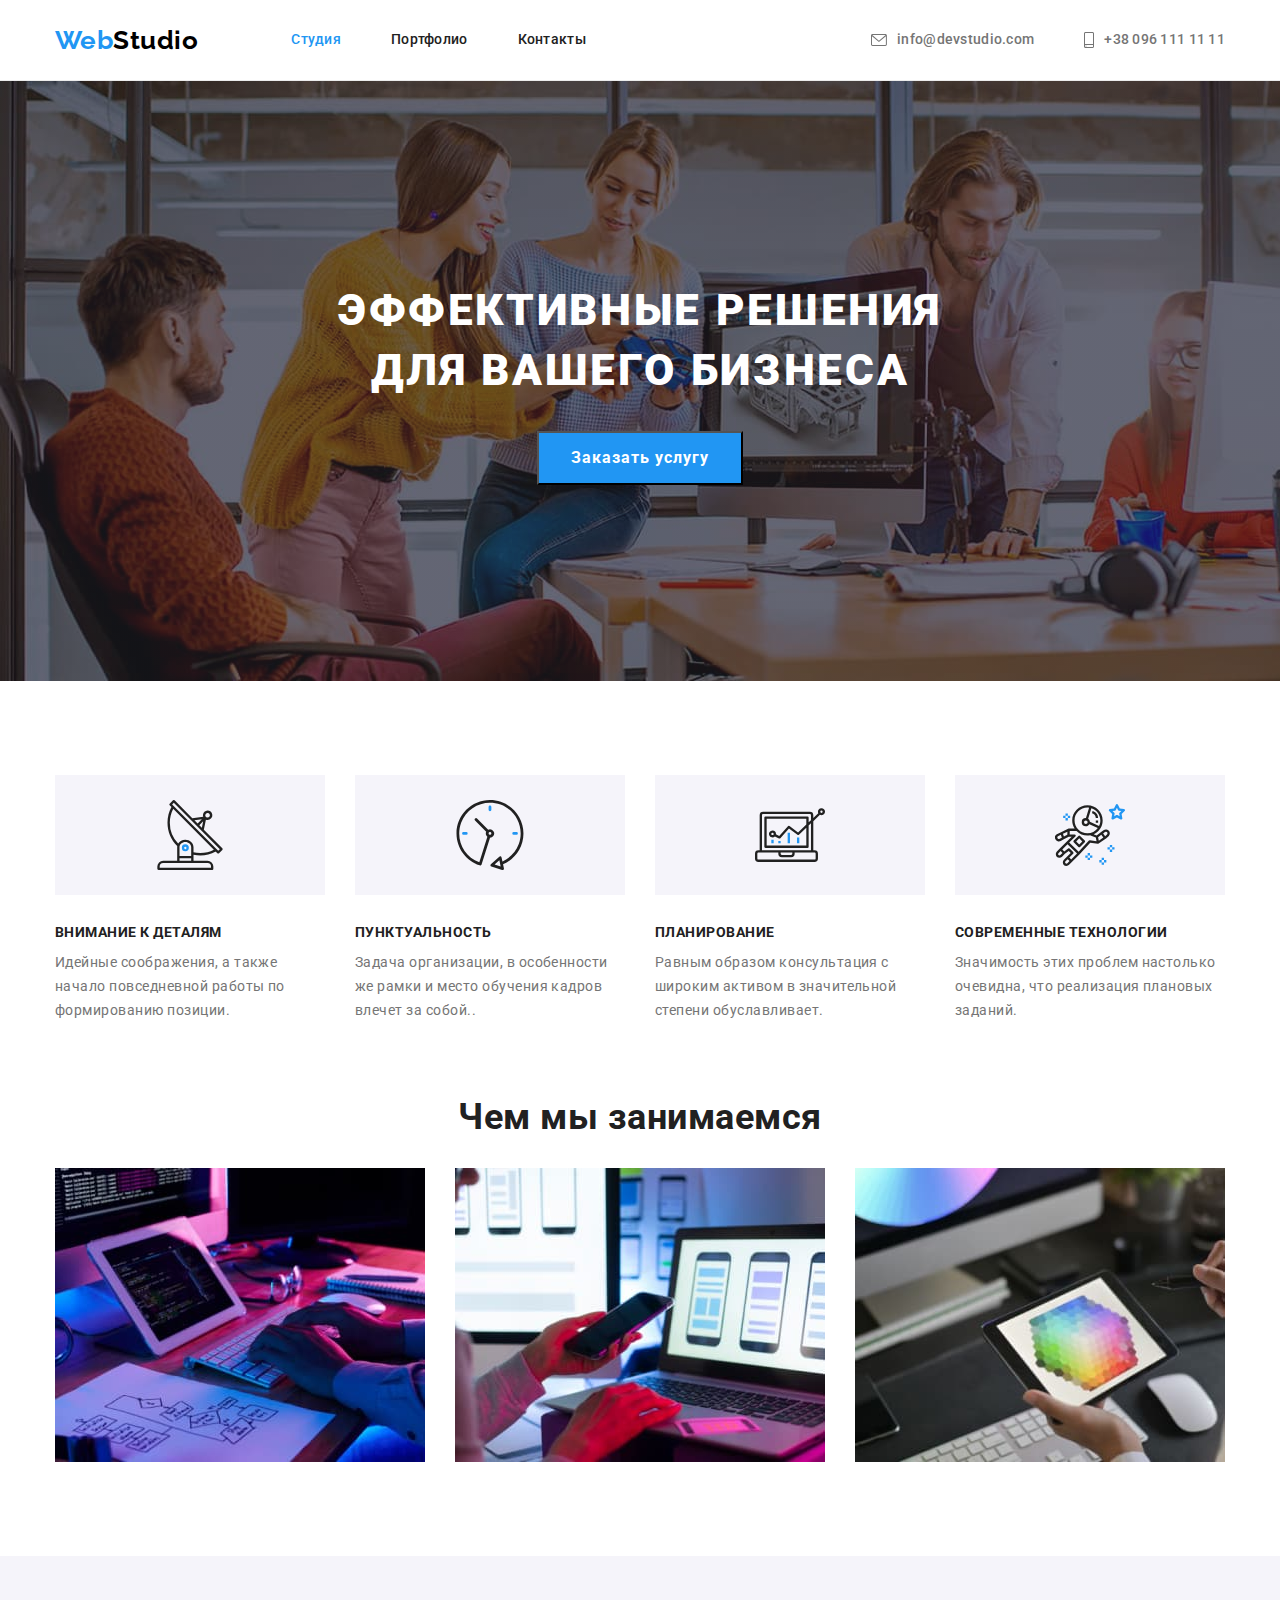
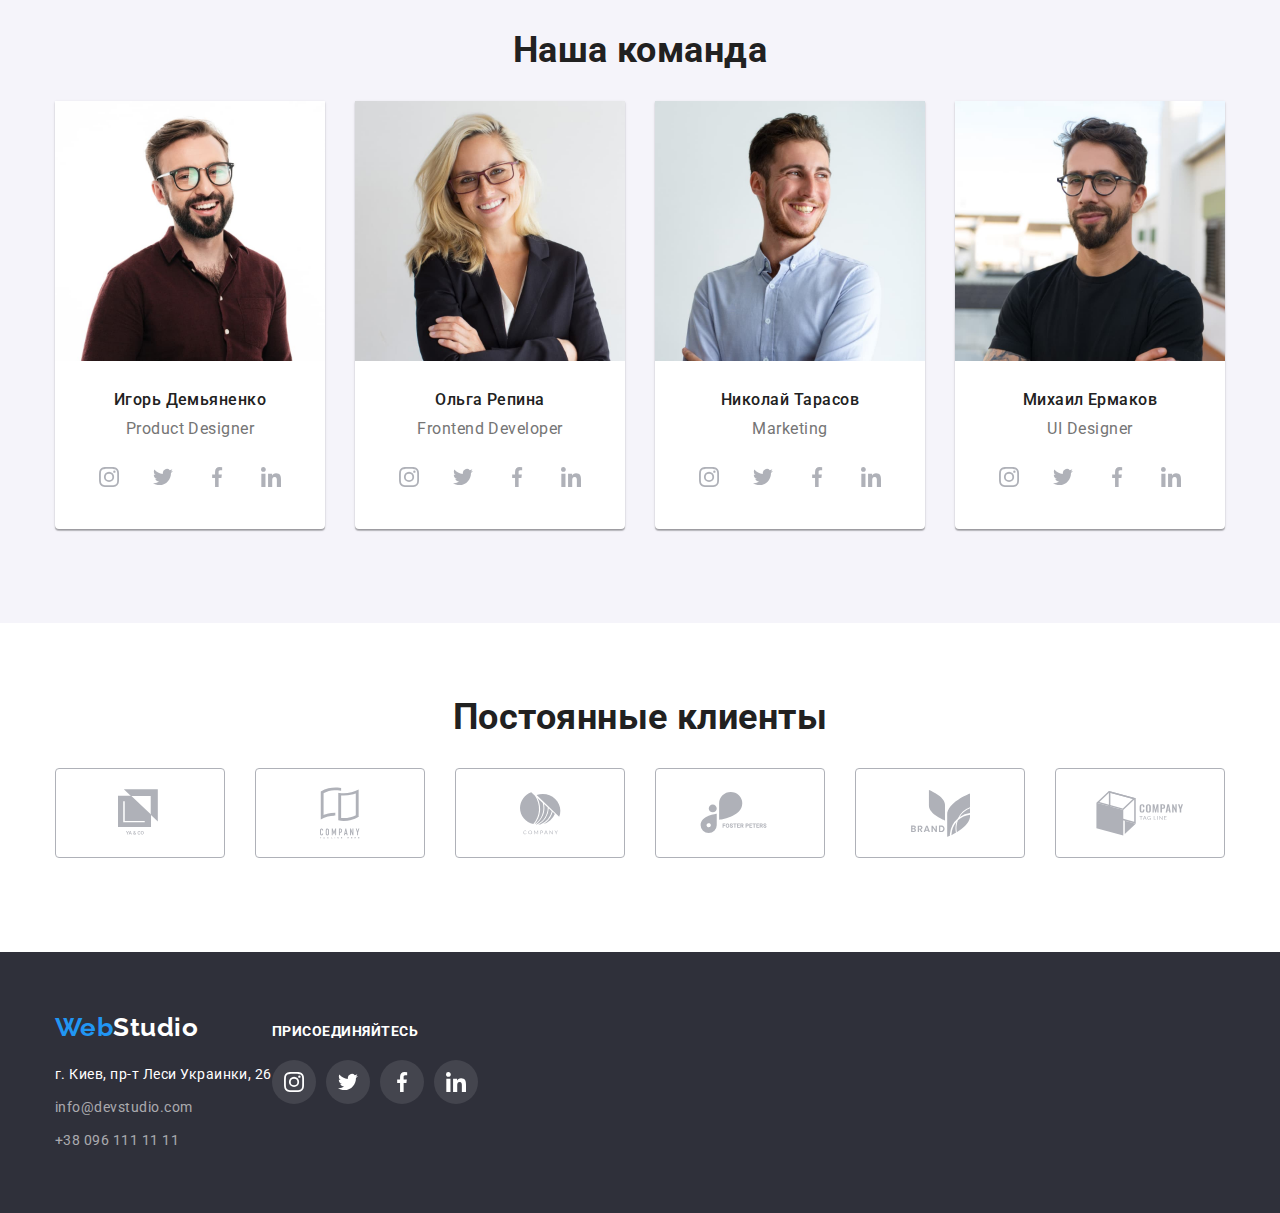
<file: index.html>
<!DOCTYPE html>
<html lang="ru">

<head>
  <meta charset="UTF-8">
  <meta http-equiv="X-UA-Compatible" content="IE=edge">
  <meta name="viewport" content="width=device-width, initial-scale=1.0">
  <title>Студия</title>
  <link rel="preconnect" href="https://fonts.gstatic.com">
  <link href="https://fonts.googleapis.com/css2?family=Raleway:wght@700&family=Roboto:wght@400;500;700;900&display=swap"
    rel="stylesheet">
  <link rel="stylesheet" href="https://cdnjs.cloudflare.com/ajax/libs/modern-normalize/1.0.0/modern-normalize.min.css">
  <link rel="stylesheet" href="./css/styles.css">
</head>

<body>

  <!--Header-->

  <header class="page-header">
    <div class="container header-nav">
      <nav class="main-nav">
        <a href="" class="logo">Web<span class="logo-studio">Studio</span> </a>
        <ul class="site-nav list">
          <li class="item"><a href="" class="link current">Студия</a></li>
          <li class="item"><a href="./portfolio.html" class="link">Портфолио</a></li>
          <li class="item"><a href="" class="link">Контакты</a></li>
        </ul>
      </nav>
      <ul class="auth-nav list">

        <li class="item">
          <a href="mailto:info@devstudio.com" class="auth-link">
            <svg class="mail-icon">
              <use href="./images/sprite.svg#icon-envelope"></use>
            </svg>
            info@devstudio.com
          </a>
        </li>

        <li class="item">
          <a href="tel:+380961111111" class="auth-link">
            <svg class="tel-icon">
              <use href="./images/sprite.svg#icon-smartphone"></use>
            </svg>
            +38 096 111 11 11
          </a>
        </li>
      </ul>
    </div>
  </header>
  <main>

    <!--Hero-->

    <section class="hero">
      <div class="section-hero overlay">
        <h1 class="hero-title">Эффективные решения <br /> для вашего бизнеса</h1>
        <button class="button" type="button">Заказать услугу</button>
      </div>
    </section>


    <!--Features-->

    <section class="section no-padding">
      <div class="container features">
        <ul class="list features-list">
          <li class="item">
            <div class="features-icons-box">
              <svg class="features-icons">
                <use href="./images/sprite.svg#icon-antenna-1"></use>
              </svg>
            </div>
            <h3 class="features-title">Внимание к деталям</h3>
            <p class="features-text">Идейные соображения, а также начало повседневной работы по формированию позиции.
            </p>
          </li>
          <li class="item">
            <div class="features-icons-box">
              <svg class="features-icons">
                <use href="./images/sprite.svg#icon-clock-1"></use>
              </svg>
            </div>
            <h3 class="features-title">Пунктуальность</h3>
            <p class="features-text">Задача организации, в особенности же рамки и место обучения кадров влечет за
              собой..</p>
          </li>

          <li class="item">
            <div class="features-icons-box">
              <svg class="features-icons">
                <use href="./images/sprite.svg#icon-diagram-1"></use>
              </svg>
            </div>
            <h3 class="features-title">Планирование</h3>
            <p class="features-text">Равным образом консультация с широким активом в значительной степени
              обуславливает.
            </p>
          </li>
          <li class="item">
            <div class="features-icons-box">
              <svg class="features-icons">
                <use href="./images/sprite.svg#icon-astronaut-1"></use>
              </svg>
            </div>
            <h3 class="features-title">Современные технологии</h3>
            <p class="features-text">Значимость этих проблем настолько очевидна, что реализация плановых заданий.</p>
          </li>
        </ul>
      </div>
    </section>

    <!--Activities-->

    <section class="section">
      <div class="container">
        <h2 class="section-title activities-title">Чем мы занимаемся</h2>
        <ul class="list activities-photo">
          <li class="item"><img src="./images/workspace.jpg" alt="workspace" width="370"></li>
          <li class="item"><img src="./images/laptop.jpg" alt="laptop" width="370"></li>
          <li class="item"><img src="./images/tablet.jpg" alt="tablet" width="370"></li>
        </ul>
      </div>
    </section>

    <!--Team-->


    <section class="section team">
      <div class="container">
        <h2 class="section-title team-title">Наша команда</h2>

        <ul class="list team-members">
          <li class="item">
            <div class="card">
              <div class="card-thumb">
                <img src="./images/igor.jpg" alt="Игорь Демьяненко" width="270">
              </div>
              <div class="card-content">
                <h3 class="team-member-name">Игорь Демьяненко</h3>
                <p class="team-member-job">Product Designer</p>


                <ul class="list networks-list">
                  <li class="item networks"><a href="" class="networks-link"><svg class="networks-icons">
                        <use href="./images/sprite.svg#icon-instagram-2"></use>
                      </svg></a></li>
                  <li class="item networks"><a href="" class="networks-link"><svg class="networks-icons">
                        <use href="./images/sprite.svg#icon-twitter-1"></use>
                      </svg></a></li>
                  <li class="item networks"><a href="" class="networks-link"><svg class="networks-icons">
                        <use href="./images/sprite.svg#icon-facebook-1"></use>
                      </svg></a></li>
                  <li class="item networks"><a href="" class="networks-link"><svg class="networks-icons">
                        <use href="./images/sprite.svg#icon-linkedin-1"></use>
                      </svg></a></li>
                </ul>
              </div>
            </div>
          </li>

          <li class="item">
            <div class="card">
              <div class="card-thumb">
                <img src="./images/olga.jpg" alt="Ольга Репина" width="270">
              </div>
              <div class="card-content">
                <h3 class="team-member-name">Ольга Репина</h3>
                <p class="team-member-job">Frontend Developer</p>
                <ul class="list networks-list">
                  <li class="item networks"><a href="" class="networks-link"><svg class="networks-icons">
                        <use href="./images/sprite.svg#icon-instagram-2"></use>
                      </svg></a></li>
                  <li class="item networks"><a href="" class="networks-link"><svg class="networks-icons">
                        <use href="./images/sprite.svg#icon-twitter-1"></use>
                      </svg></a></li>
                  <li class="item networks"><a href="" class="networks-link"><svg class="networks-icons">
                        <use href="./images/sprite.svg#icon-facebook-1"></use>
                      </svg></a></li>
                  <li class="item networks"><a href="" class="networks-link"><svg class="networks-icons">
                        <use href="./images/sprite.svg#icon-linkedin-1"></use>
                      </svg></a></li>
                </ul>
              </div>
            </div>
          </li>

          <li class="item">
            <div class="card">
              <div class="card-thumb">
                <img src="./images/nickolay.jpg" alt="Николай Тарасов" width="270">
              </div>
              <div class="card-content">
                <h3 class="team-member-name">Николай Тарасов</h3>
                <p class="team-member-job">Marketing</p>
                <ul class="list networks-list">
                  <li class="item networks"><a href="" class="networks-link"><svg class="networks-icons">
                        <use href="./images/sprite.svg#icon-instagram-2"></use>
                      </svg></a></li>
                  <li class="item networks"><a href="" class="networks-link"><svg class="networks-icons">
                        <use href="./images/sprite.svg#icon-twitter-1"></use>
                      </svg></a></li>
                  <li class="item networks"><a href="" class="networks-link"><svg class="networks-icons">
                        <use href="./images/sprite.svg#icon-facebook-1"></use>
                      </svg></a></li>
                  <li class="item networks"><a href="" class="networks-link"><svg class="networks-icons">
                        <use href="./images/sprite.svg#icon-linkedin-1"></use>
                      </svg></a></li>
                </ul>
              </div>
            </div>
          </li>

          <li class="item">
            <div class="card">
              <div class="card-thumb">
                <img src="./images/michail.jpg" alt="Михаил Ермаков" width="270">
              </div>
              <div class="card-content">
                <h3 class="team-member-name">Михаил Ермаков</h3>
                <p class="team-member-job">UI Designer</p>
                <ul class="list networks-list">
                  <li class="item networks"><a href="" class="networks-link"><svg class="networks-icons">
                        <use href="./images/sprite.svg#icon-instagram-2"></use>
                      </svg></a></li>
                  <li class="item networks"><a href="" class="networks-link"><svg class="networks-icons">
                        <use href="./images/sprite.svg#icon-twitter-1"></use>
                      </svg></a></li>
                  <li class="item networks"><a href="" class="networks-link"><svg class="networks-icons">
                        <use href="./images/sprite.svg#icon-facebook-1"></use>
                      </svg></a></li>
                  <li class="item networks"><a href="" class="networks-link"><svg class="networks-icons">
                        <use href="./images/sprite.svg#icon-linkedin-1"></use>
                      </svg></a></li>
                </ul>
              </div>
            </div>
          </li>
        </ul>
      </div>
    </section>

    <!--Clients-->

    <section class="section">
      <div class="container">
        <h2 class="section-title clients-title">Постоянные клиенты</h2>
        <ul class="list clients-list">

          <li class="clients">
            <a href="" class="clients-link">
              <svg class="clients-icons" width="44" height="49">
                <use href="./images/sprite.svg#icon-logo-1"></use>
              </svg>
            </a>
          </li>


          <li class="clients"><a href="" class="clients-link"><svg class="clients-icons" width="40" height="52">
                <use href="./images/sprite.svg#icon-logo-2"></use>
              </svg></a></li>


          <li class="item clients"><a href="" class="clients-link"><svg class="clients-icons" width="41" height="43">
                <use href="./images/sprite.svg#icon-logo-3"></use>
              </svg></a></li>

          <li class="item clients"><a href="" class="clients-link"><svg class="clients-icons" width="80" height="42">
                <use href="./images/sprite.svg#icon-logo-4"></use>
              </svg></a></li>



          <li class="item clients"><a href="" class="clients-link"><svg class="clients-icons" width="59" height="47">
                <use href="./images/sprite.svg#icon-logo-5"></use>
              </svg></a></li>

          <li class="item clients"><a href="" class="clients-link"><svg class="clients-icons" width="88" height="45">
                <use href="./images/sprite.svg#icon-logo-6"></use>
              </svg></a></li>

      </div>

    </section>

  </main>

  <!--Footer-->

  <footer class="footer">
    <div class="container footer-content">
      <div class="address-block">
        <a href="" class="logo">Web<span class="secondary-logo-studio">Studio</span> </a>
        <address class="address-box">
          <p class="address">г. Киев, пр-т Леси Украинки, 26</p>
          <ul class="list">
            <li class="mail"><a href="mailto:info@devstudio.com" class="contacts">info@devstudio.com</a></li>
            <li><a href="tel:+380961111111" class="contacts">+38 096 111 11 11</a></li>
          </ul>
        </address>
      </div>
      <div class="address-block">
        <p class="join-text">присоединяйтесь</p>
        <ul class="list join-list">
          <li class="item join"><a href="" class="join-link"><svg class="join-icons">
                <use href="./images/sprite.svg#icon-instagram-2"></use>
              </svg></a></li>
          <li class="item join"><a href="" class="join-link"><svg class="join-icons">
                <use href="./images/sprite.svg#icon-twitter-1"></use>
              </svg></a></li>
          <li class="item join"><a href="" class="join-link"><svg class="join-icons">
                <use href="./images/sprite.svg#icon-facebook-1"></use>
              </svg></a></li>
          <li class="item join"><a href="" class="join-link"><svg class="join-icons">
                <use href="./images/sprite.svg#icon-linkedin-1"></use>
              </svg></a></li>
        </ul>
      </div>

    </div>
  </footer>

</body>

</html>
</file>
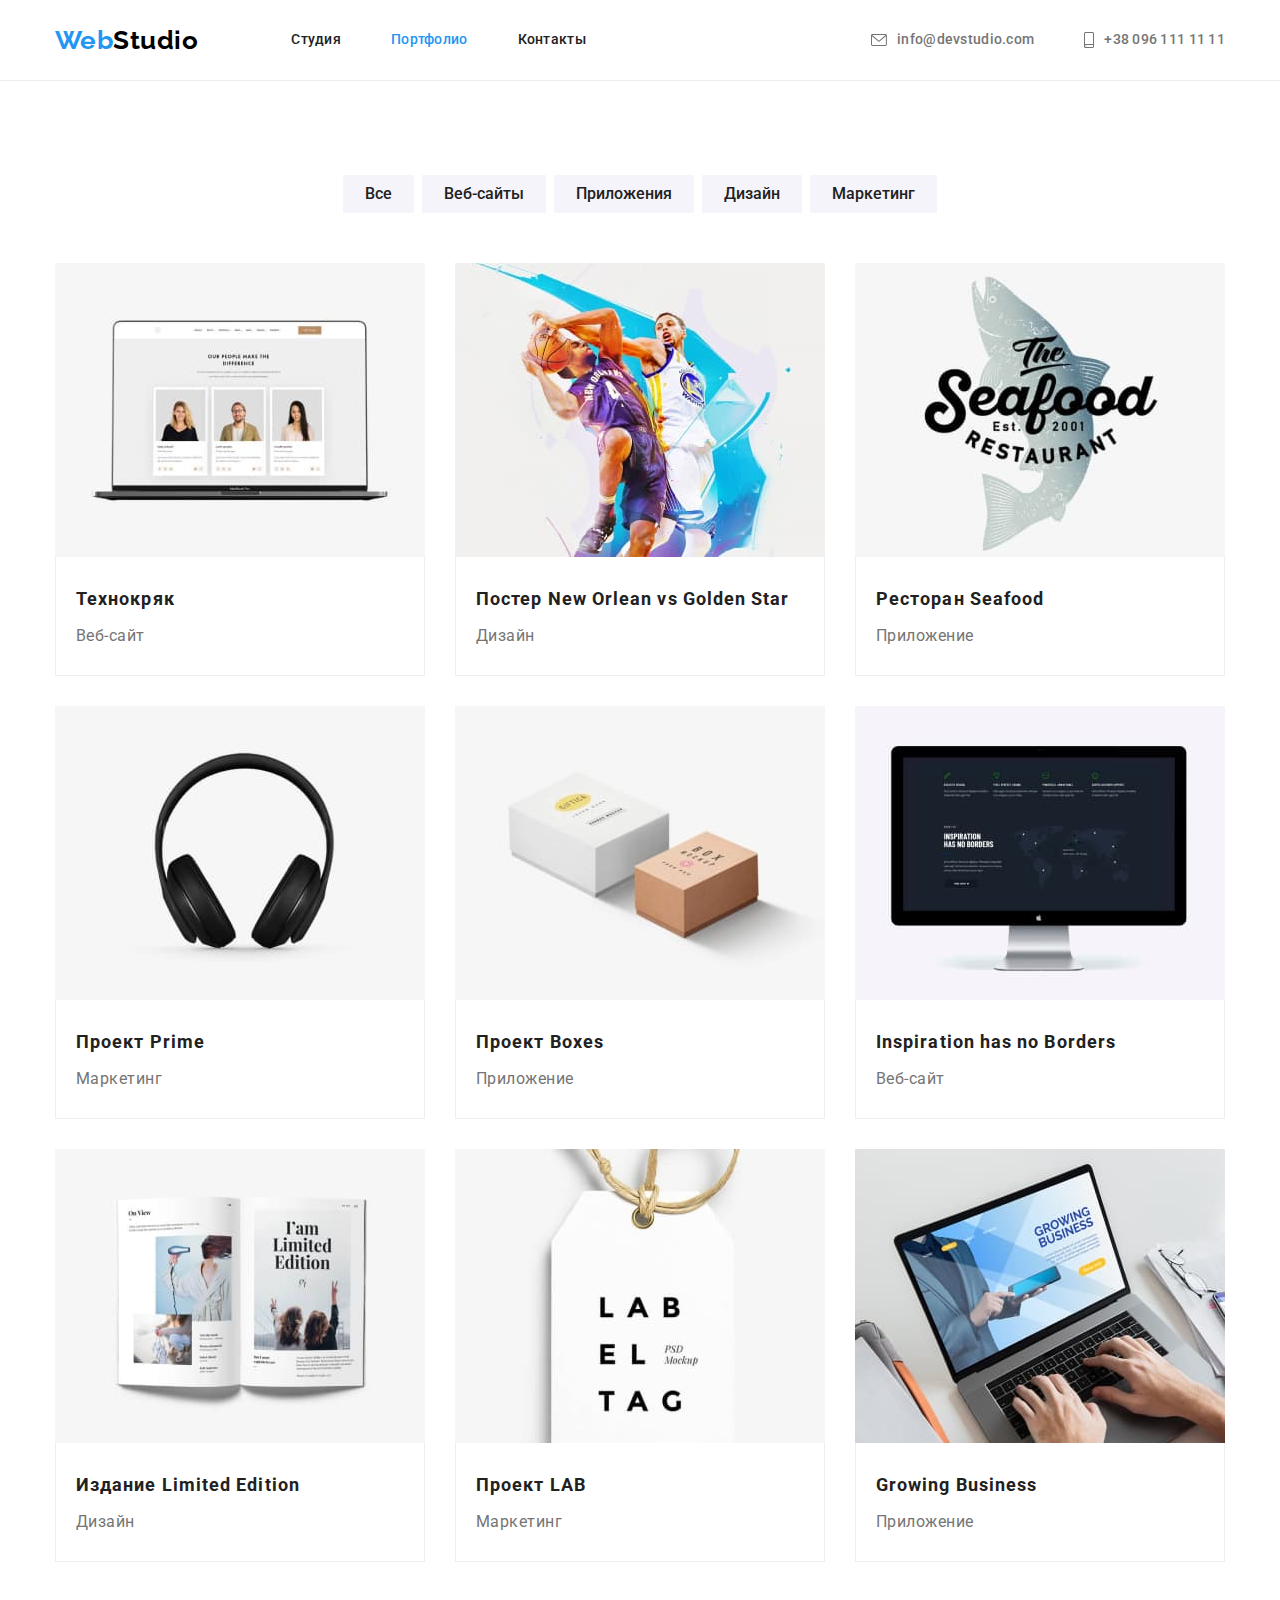
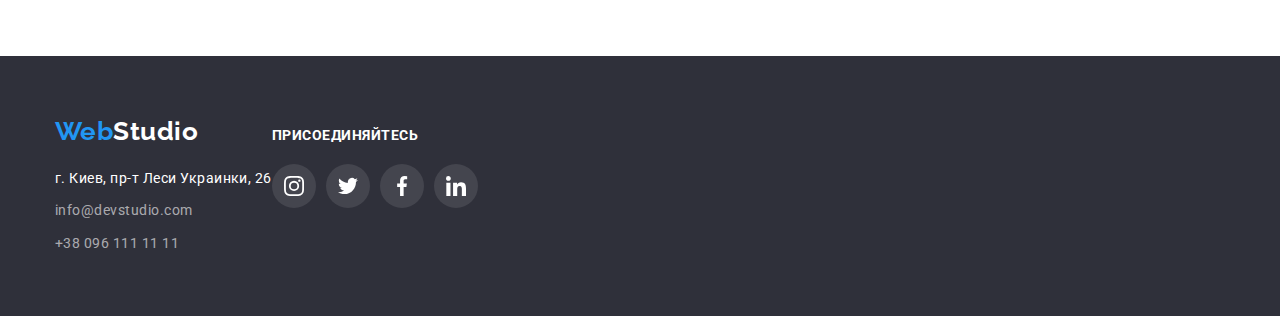
<file: portfolio.html>
<!DOCTYPE html>
<html lang="ru">

<head>
    <meta charset="UTF-8">
    <meta http-equiv="X-UA-Compatible" content="IE=edge">
    <meta name="viewport" content="width=device-width, initial-scale=1.0">
    <title>Студия</title>
    <link rel="preconnect" href="https://fonts.gstatic.com">
    <link
        href="https://fonts.googleapis.com/css2?family=Raleway:wght@700&family=Roboto:wght@400;500;700;900&display=swap"
        rel="stylesheet">
    <link rel="stylesheet"
        href="https://cdnjs.cloudflare.com/ajax/libs/modern-normalize/1.0.0/modern-normalize.min.css">
    <link rel="stylesheet" href="./css/styles.css">
</head>

<body>

    <!--Header-->
    <header class="page-header">
        <div class="container header-nav">
            <nav class="main-nav">
                <a href="" class="logo">Web<span class="logo-studio">Studio</span> </a>
                <ul class="site-nav list">
                    <li class="item"><a href="./index.html" class="link">Студия</a></li>
                    <li class="item"><a href="" class="link current">Портфолио</a></li>
                    <li class="item"><a href="" class="link">Контакты</a></li>
                </ul>
            </nav>
            <ul class="auth-nav list">

                <li class="item">
                    <a href="mailto:info@devstudio.com" class="auth-link">
                        <svg class="mail-icon">
                            <use href="./images/sprite.svg#icon-envelope"></use>
                        </svg>
                        info@devstudio.com
                    </a>
                </li>

                <li class="item">
                    <a href="tel:+380961111111" class="auth-link">
                        <svg class="tel-icon">
                            <use href="./images/sprite.svg#icon-smartphone"></use>
                        </svg>
                        +38 096 111 11 11
                    </a>
                </li>
            </ul>
        </div>

    </header>


    <main>
        <section class="portfolio-section">
            <div class="container">

                <!--filtr-->

                <ul class="list filtr-btns">
                    <li class="item"><button type="button" class="filtr">Все</button></li>
                    <li class="item"><button type="button" class="filtr">Веб-сайты</button></li>
                    <li class="item"><button type="button" class="filtr">Приложения</button></li>
                    <li class="item"><button type="button" class="filtr">Дизайн</button></li>
                    <li class="item"><button type="button" class="filtr">Маркетинг</button></li>
                </ul>

                <!--projects-->

                <ul class="list projects">
                    <li class="item"> <img src="./images/project1.jpg" alt="" width="370">
                        <div class="project-contant">
                            <h2 class="project-title">Технокряк</h2>
                            <p class="project-type">Веб-сайт</p>
                        </div>
                    </li>

                    <li class="item"><img src="./images/project2.jpg" alt="" width="370">
                        <div class="project-contant">
                            <h2 class="project-title">Постер New Orlean vs Golden Star</h2>
                            <p class="project-type">Дизайн</p>
                        </div>
                    </li>

                    <li class="item"><img src="./images/project3.jpg" alt="" width="370">
                        <div class="project-contant">
                            <h2 class="project-title">Ресторан Seafood</h2>
                            <p class="project-type">Приложение</p>
                        </div>
                    </li>

                    <li class="item"><img src="./images/project4.jpg" alt="" width="370">
                        <div class="project-contant">
                            <h3 class="project-title">Проект Prime</h3>
                            <p class="project-type">Маркетинг</p>
                        </div>
                    </li>

                    <li class="item"><img src="./images/project5.jpg" alt="" width="370">
                        <div class="project-contant">
                            <h3 class="project-title">Проект Boxes</h3>
                            <p class="project-type">Приложение</p>
                        </div>
                    </li>

                    <li class="item"><img src="./images/project6.jpg" alt="" width="370">
                        <div class="project-contant">
                            <h3 class="project-title">Inspiration has no Borders</h3>
                            <p class="project-type">Веб-сайт</p>
                        </div>
                    </li>

                    <li class="item"><img src="./images/project7.jpg" alt="" width="370">
                        <div class="project-contant">
                            <h3 class="project-title">Издание Limited Edition</h3>
                            <p class="project-type">Дизайн</p>
                        </div>
                    </li>

                    <li class="item"><img src="./images/project8.jpg" alt="" width="370">
                        <div class="project-contant">
                            <h3 class="project-title">Проект LAB</h3>
                            <p class="project-type">Маркетинг</p>
                        </div>
                    </li>

                    <li class="item"><img src="./images/project9.jpg" alt="" width="370">
                        <div class="project-contant">
                            <h3 class="project-title">Growing Business</h3>
                            <p class="project-type">Приложение</p>
                        </div>
                    </li>
                </ul>
            </div>
        </section>
    </main>

    <!--Footer-->

    <footer class="footer">
        <div class="container footer-content">
            <div class="address-block">
                <a href="" class="logo">Web<span class="secondary-logo-studio">Studio</span> </a>
                <address class="address-box">
                    <p class="address">г. Киев, пр-т Леси Украинки, 26</p>
                    <ul class="list">
                        <li class="mail"><a href="mailto:info@devstudio.com" class="contacts">info@devstudio.com</a>
                        </li>
                        <li><a href="tel:+380961111111" class="contacts">+38 096 111 11 11</a></li>
                    </ul>
                </address>
            </div>
            <div class="address-block">
                <p class="join-text">присоединяйтесь</p>
                <ul class="list join-list">
                    <li class="item join"><a href="" class="join-link"><svg class="join-icons">
                                <use href="./images/sprite.svg#icon-instagram-2"></use>
                            </svg></a></li>
                    <li class="item join"><a href="" class="join-link"><svg class="join-icons">
                                <use href="./images/sprite.svg#icon-twitter-1"></use>
                            </svg></a></li>
                    <li class="item join"><a href="" class="join-link"><svg class="join-icons">
                                <use href="./images/sprite.svg#icon-facebook-1"></use>
                            </svg></a></li>
                    <li class="item join"><a href="" class="join-link"><svg class="join-icons">
                                <use href="./images/sprite.svg#icon-linkedin-1"></use>
                            </svg></a></li>
                </ul>
            </div>

        </div>
    </footer>

</body>

</html>
</file>
<file: css/styles.css>
:root {
    --primary-text-colour: #757575;
    --title-text-colour: #212121; 
    --accent-text-colour: #2196F3;
    --object-colour: #FFFFFF;
    --secondary-background-colour: #2F303A;
    --variative-backgroung-colour:#F5F4FA;
    --icons-colour: rgba(175, 177, 184, 1)
}
html {
    box-sizing: border-box;
}
*,
*::before,
*::after {
    box-sizing: inherit;
}
h1,
h2,
h3,
h4,
h5,
h6,
p {
    margin: 0;

}
img {
  display: block;
  max-width: 100%;
  margin: 0;
  height: auto;
  background-image: url();
}
body {
    background-color: var(--object-colour);
    color:var(--primary-text-colour); 
    font-family: Roboto, sans-serif;
    font-weight: 400;
    letter-spacing: 0.03em;
    margin: 0;

}

.container {
  margin-left: auto;
  margin-right: auto;
  width: 1200px;
  padding-left: 15px;
  padding-right: 15px;

}
.list {
    list-style: none;
    margin-top: 0;
    margin-bottom: 0;
    padding-left: 0;
}

/*header*/
.page-header {  
border-bottom: 1px solid #ECECEC;
}


.logo {
    display: flex;
    color: var(--accent-text-colour);
    font-family: Raleway, sans-serif;
    font-weight: 700;
    font-size: 26px;
    line-height: 1.19;
    text-decoration: none;
    
}
.logo-studio {
    color: #000000;
    font-family: Raleway, sans-serif;
    font-weight: 700;
    font-size: 26px;
    line-height: 1.19;
}
.site-nav {
    display: flex;
    margin-left: 93px;
    align-items: center;
    color: var(--title-text-colour);
    font-weight: 500;
    font-size: 14px;
    line-height: 1.14;
    letter-spacing: 0.02em; 

}

.header-nav {
    display: flex;
    align-items: center;
}
.site-nav .item {
    margin-right: 50px;
    
}
.site-nav .item:last-child {
    margin-right: 0px;
    
}
.site-nav .link {
    display: block;
    padding-top: 32px;
    padding-bottom: 32px;
    color: var(--title-text-colour);
    text-decoration: none;
}
.site-nav .link:hover,
.site-nav .link:focus {
    color: var(--accent-text-colour); 
}
.link.current {
   color: var(--accent-text-colour); 
}
.auth-nav {
    display: flex;
    margin-left: auto;
    font-style: normal;
    font-weight: 500;
    font-size: 14px;
    line-height: 1.14;
    letter-spacing: 0.02em;
}
.auth-link {
    color: var(--primary-text-colour);
    text-decoration: none;
    display: inline-flex;
    align-items: center;
    padding-top: 32px;
    padding-bottom: 32px;
}
.auth-link:hover,
.auth-link:focus {
    color: var(--accent-text-colour);
}

.auth-nav .item + .item {
    margin-left: 50px;
}

.main-nav {
display: flex;
align-items: center;
}



.mail-icon {
    width: 16px;
    height: 12px;
    margin-right: 10px;
    fill: currentColor;


}
.tel-icon {
    width: 10px;
    height: 16px;
    margin-right: 10px;
    fill: currentColor;
}

.section {
    color: var(--primary-text-colour);
    padding-top: 94px;
    padding-bottom: 94px;
}
.no-padding {
    padding-bottom: 0;
}
.section-title{
    color: var(--title-text-colour);
    font-weight: 700;
    font-size: 36px;
    line-height: 1.17px;
    text-align: center;
   
}

/*hero*/
.section-hero {
    padding: 200px 0;

}
.hero-title {
    color: var(--object-colour);
    font-weight: 900;
    font-size: 44px;
    line-height: 1.36;
    text-align: center;
    letter-spacing: 0.06em;
    margin-top: 0;
    margin-bottom: 30px;
    text-transform: uppercase;
    
}
.hero {
    background-color: var(--secondary-background-colour);
    text-align: center;
    
}
.button {
    font-family: inherit;
    color: var(--object-colour);
    background-color: var(--accent-text-colour);
    font-weight: 700;
    font-size: 16px;
    line-height: 1.87;
    letter-spacing: 0.06em;
    display: inline-block;
    cursor: pointer;
    padding: 10px 32px;
}
.overlay {
    height: 600px;
    max-width: 1600px;
    margin-left: auto;
    margin-right: auto;
    background-image: linear-gradient( to right,
      rgba(47, 48, 58, 0.4),
      rgba(47, 48, 58, 0.4)),
       url(../images/overlay.jpg);
     }
      
 
/*features*/
.features {
    width: 1170;
}
.features-list{
    display: flex;
    align-items: center;

}
.features-title {
    color: var(--title-text-colour);
    font-weight: 700;
    font-size: 14px;
    line-height: 1.14;
    text-transform: uppercase;
    margin-bottom: 10px;
}
    
.features-text {
    font-size: 14px;
    line-height: 1.71;
}
.features-list .item {
    width: 270px; 
    
}
.features-list .item + .item {
    margin-left: 30px;

}
.features-icons{
    width: 70px;
    height: 70px;
}
.features-icons-box {
    padding: 25px 100px; 
    width: 270px;
    height: 120px;
    background-color:rgba(245, 244, 250, 1);
    margin-bottom: 30px;
    
}
/*activities*/
.activities-title {
   margin-bottom: 50px; 
}
.activities-photo {
    display: flex;
}
.activities-photo .item + .item {
    margin-left: 30px;
}
/*Team*/
.team {
    background-color: var(--variative-backgroung-colour);
}
.team-title {
    margin-bottom: 50px;
}

.team-member-name{
    color: var(--title-text-colour);
    font-weight: 500;
    font-size: 16px;
    line-height: 1.18;
    text-align: center;   
      
}
.team-member-job {
    font-size: 16px;
    line-height: 1.18;
    text-align: center; 
    margin-top: 10px;
    margin-bottom: 16px;
     
}
.team-members {
    display: flex;

}
.team-members>.item  {
    
    margin-right: 30px;
}




.team-members .item:last-child {
   margin-right: 0px; 
}
.card-content {
    padding-top: 30px;
    padding-bottom: 30px;
}

.card {
    background: var(--object-colour);
    box-shadow: 0px 1px 3px rgba(0, 0, 0, 0.12), 0px 1px 1px rgba(0, 0, 0, 0.14), 0px 2px 1px rgba(0, 0, 0, 0.2);
    border-radius: 0px 0px 4px 4px;

}
.networks .networks-icons {
     
    width: 20px;
    height: 20px;
    fill: currentColor;

}   

.networks-list {
   display: flex;
   justify-content: center;
   align-items: center;  
   
}
.networks-link {
   display: flex;
   justify-content: center;
   align-items: center;  
   width: 44px;
   height: 44px;
   border-radius: 50%; 
   color: #afb1b8;
} 

.networks-link:hover,
.networks-link:focus {
background-color: var(--accent-text-colour);
color: var(--object-colour);
}

.networks + .networks{
    margin-left: 10px;
    
}

/*clients*/


.clients-title {
    margin-bottom: 50px;
}

.clients .clients-icons { 
    fill: currentColor;
}

/* .clients-icons-box + .clients-icons-box {
    margin-left: 30px;
} */

.clients-list {
    display: flex;   
}
.clients-link {
   display: flex;
   justify-content: center;
   align-items: center;
    border: 1px solid #AFB1B8;
    box-sizing: border-box;
    border-radius: 4px;
    color: var(--icons-colour); 
    width: 170px;
    height: 90px; 
}

.clients-link:hover,
.clients-link:focus {  
    color: var(--accent-text-colour);
    border: 1px solid  var(--accent-text-colour);

}

.clients  + .clients {
margin-left: 30px;
}
/*footer*/
.footer-content{
    display: flex;
    align-items: baseline;
}

.footer {
    background-color: var(--secondary-background-colour);
    padding-top: 60px;
    padding-bottom: 60px;
}
.secondary-logo-studio {
    color: var(--object-colour);
}
.address {
    color: var(--object-colour);
    font-style: normal;
    font-weight: 400;
    font-size: 14px;
    line-height: 1.71;
    margin-bottom: 9px;
}
.address-box {
    margin-top: 20px;
}

.contacts {
    color: rgba(255, 255, 255, 0.6);
    font-style: normal;
    font-weight: 400;
    font-size: 14px;
    line-height: 1.71;
    text-decoration: none;
}
.mail {
    margin-bottom: 9px;
}
.contacts:hover,
.contacts:focus {
    color: var(--accent-text-colour); 
}

/* join */


.address-block {
    flex-basis: calc((50%-45px) / 2);
}

.join .join-icons {
     
    width: 20px;
    height: 20px;
    fill: currentColor;

}   
.join-text {
    font-weight: 700 ;
    font-size: 14px;
    line-height: 1.14;
    text-transform: uppercase;
    color: var(--object-colour);
    margin-bottom: 20px;
}
.join-list {
   display: flex;
}
.join-link {
   display: flex;
   justify-content: center;
   align-items: center;  
   width: 44px;
   height: 44px;
   border-radius: 50%; 
   color: var(--object-colour);
   background: rgba(255, 255, 255, 0.1);
} 

.join-link:hover,
.join-link:focus {
background-color: var(--accent-text-colour);

}

.join + .join {
    margin-left: 10px;
    
}
/*portfolio*/
.portfolio-section {
    padding-top: 94px;
    padding-bottom: 94px;
}

.filtr {
    background-color: rgba(245, 244, 250, 1);
    color: var(--title-text-colour);
    font-weight: 500;
    font-size: 16px;
    line-height: 1.62;
    text-align: center; 
    cursor: pointer;
    font-family: inherit;
    border: rgba(245, 244, 250, 1);
    padding: 6px 22px;
}

.filtr:hover,
.filtr:focus,
.filtr:active { 
    background-color:var(--accent-text-colour); 
    color:  var(--object-colour);
    border: var(--object-colour); 
}
.filtr-btns {
  display: flex;  
  justify-content: center;
  margin-bottom: 50px;
}
.filtr-btns .item + .item {
    margin-left: 8px;
}



 
 /* projects*/
 .projects {
    display: flex; 
    flex-wrap: wrap;
    margin-top: -30px;
    margin-left: -30px;
 }
 .projects > .item {
     flex-basis: calc(100% / 3 - 30px);
     margin-left: 30px;
     margin-top: 30px;
 }

 .projects .item:hover {
     box-shadow: 0px 1px 1px rgba(0, 0, 0, 0.12), 0px 4px 4px rgba(0, 0, 0, 0.06), 1px 4px 6px rgba(0, 0, 0, 0.16);
     cursor: pointer;
 }
     

 .project-title {
    color: var(--title-text-colour);
    font-weight: 700;
    font-size: 18px;
    line-height: 2.00;
    letter-spacing: 0.06em;
    margin-bottom: 4px;
 }
 .project-type {
    font-size: 16px;
    line-height: 1.87;
 }
.project-contant {
    padding: 24px 20px;
    background: var(--object-colour);
    border: 1px solid #EEEEEE;
    border-top: none;
    box-sizing: border-box;
}
</file>
